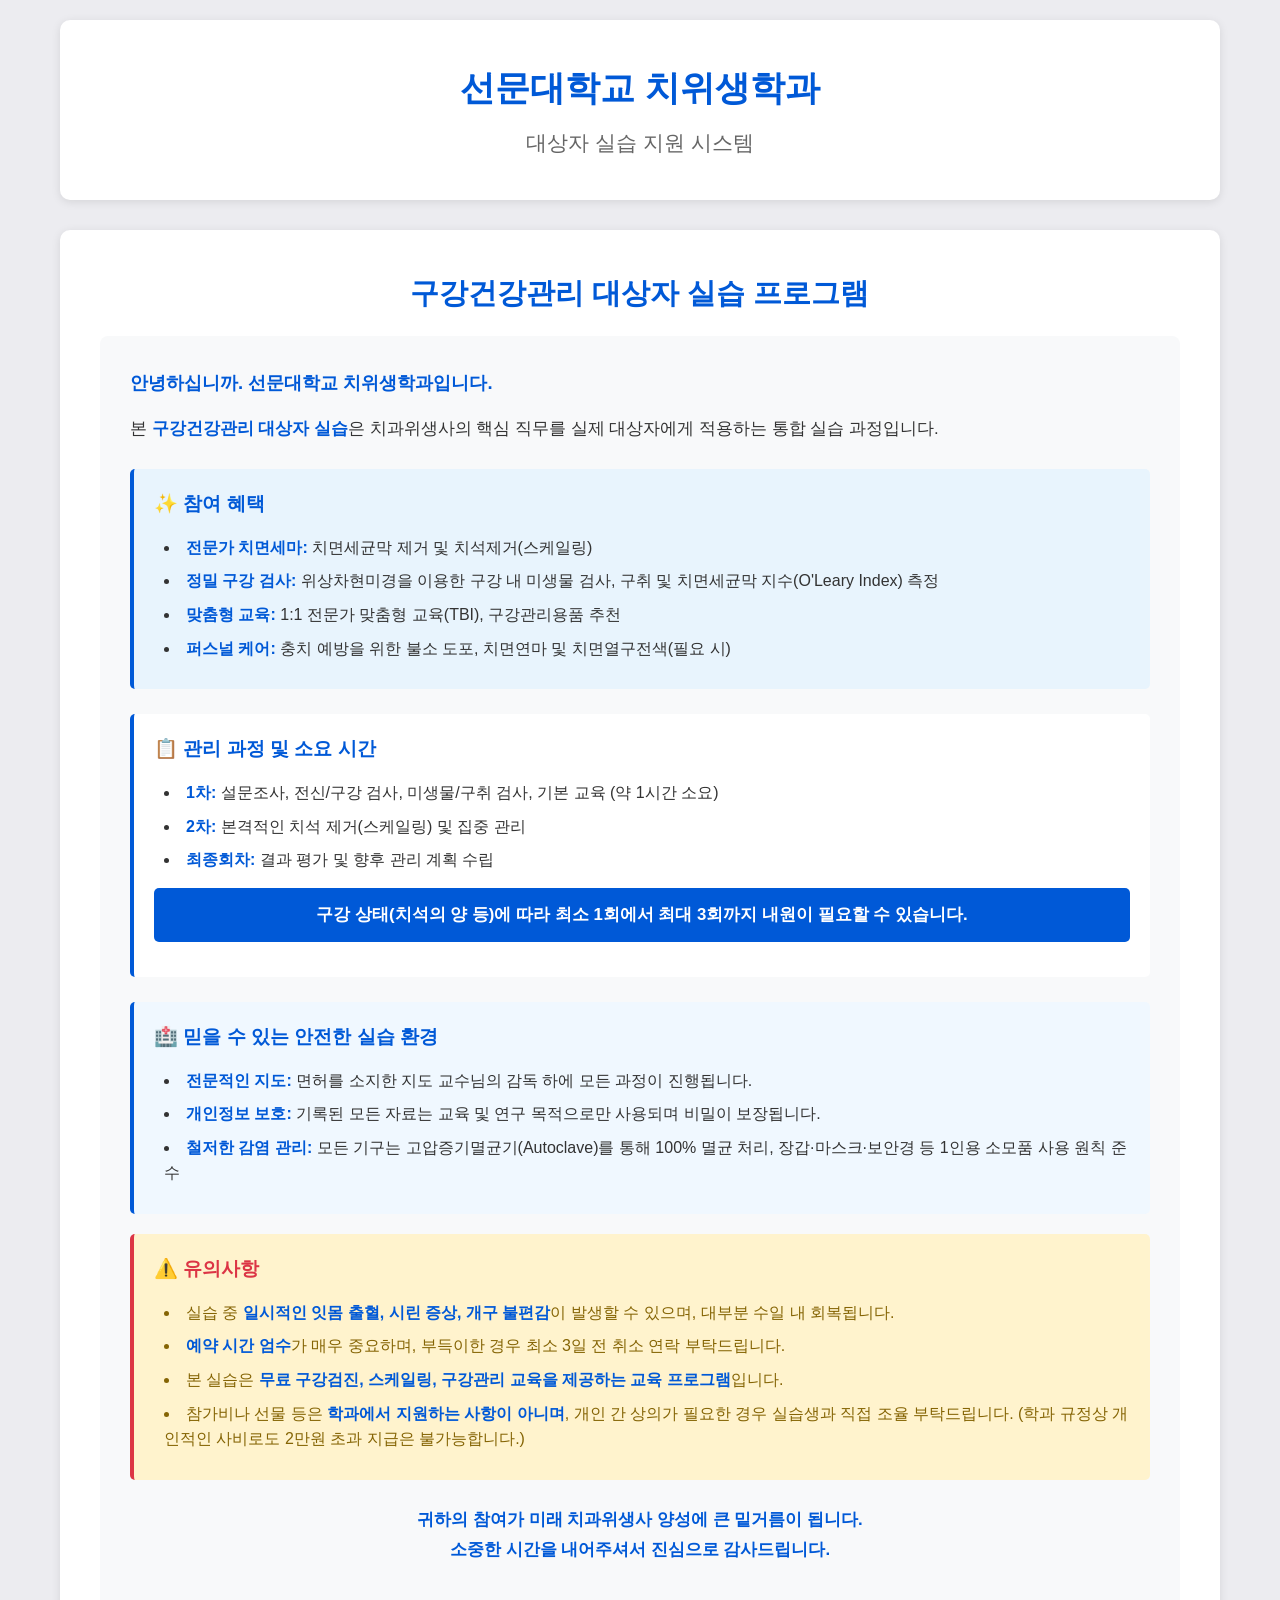
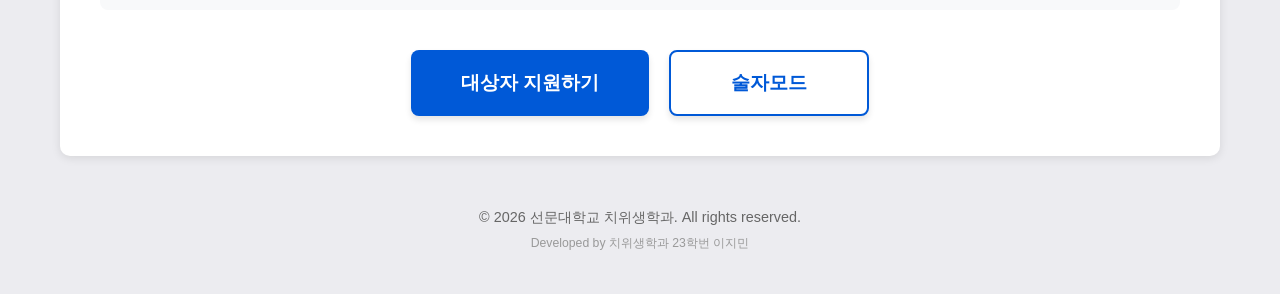
<file: index.html>
<!DOCTYPE html>
<html lang="ko">
<head>
    <meta charset="UTF-8">
    <meta name="viewport" content="width=device-width, initial-scale=1.0">
    <title>선문대학교 치위생학과 - 대상자 실습 지원</title>
    <link rel="stylesheet" href="css/style.css">
</head>
<body>
    <div class="container">
        <header class="main-header">
            <h1>선문대학교 치위생학과</h1>
            <h2>대상자 실습 지원 시스템</h2>
        </header>

        <main class="main-content">
            <section class="intro-section">
                <h3>구강건강관리 대상자 실습 프로그램</h3>
                <div class="info-box">
                    <p><strong style="font-size: 1.1em;">안녕하십니까. 선문대학교 치위생학과입니다.</strong></p>
                    <p>본 <strong style="color: var(--primary-color);">구강건강관리 대상자 실습</strong>은 치과위생사의 핵심 직무를 실제 대상자에게 적용하는 통합 실습 과정입니다.</p>
                    
                    <div class="notice-box" style="margin: 25px 0; background-color: #E8F4FD;">
                        <h4 style="font-size: 1.2em;">✨ 참여 혜택</h4>
                        <ul style="line-height: 1.9;">
                            <li><strong>전문가 치면세마:</strong> 치면세균막 제거 및 치석제거(스케일링)</li>
                            <li><strong>정밀 구강 검사:</strong> 위상차현미경을 이용한 구강 내 미생물 검사, 구취 및 치면세균막 지수(O'Leary Index) 측정</li>
                            <li><strong>맞춤형 교육:</strong> 1:1 전문가 맞춤형 교육(TBI), 구강관리용품 추천</li>
                            <li><strong>퍼스널 케어:</strong> 충치 예방을 위한 불소 도포, 치면연마 및 치면열구전색(필요 시)</li>
                        </ul>
                    </div>
                    
                    <div class="notice-box" style="margin: 25px 0;">
                        <h4 style="font-size: 1.2em;">📋 관리 과정 및 소요 시간</h4>
                        <ul style="line-height: 1.9;">
                            <li><strong>1차:</strong> 설문조사, 전신/구강 검사, 미생물/구취 검사, 기본 교육 (약 1시간 소요)</li>
                            <li><strong>2차:</strong> 본격적인 치석 제거(스케일링) 및 집중 관리</li>
                            <li><strong>최종회차:</strong> 결과 평가 및 향후 관리 계획 수립</li>
                        </ul>
                        <p style="margin-top: 15px; padding: 12px; background-color: var(--primary-color); color: white; border-radius: 5px; text-align: center; font-weight: 600;">
                            구강 상태(치석의 양 등)에 따라 최소 1회에서 최대 3회까지 내원이 필요할 수 있습니다.
                        </p>
                    </div>
                    
                    <div class="notice-box" style="background-color: #F0F8FF;">
                        <h4 style="font-size: 1.2em;">🏥 믿을 수 있는 안전한 실습 환경</h4>
                        <ul style="line-height: 1.9;">
                            <li><strong>전문적인 지도:</strong> 면허를 소지한 지도 교수님의 감독 하에 모든 과정이 진행됩니다.</li>
                            <li><strong>개인정보 보호:</strong> 기록된 모든 자료는 교육 및 연구 목적으로만 사용되며 비밀이 보장됩니다.</li>
                            <li><strong>철저한 감염 관리:</strong> 모든 기구는 고압증기멸균기(Autoclave)를 통해 100% 멸균 처리, 장갑·마스크·보안경 등 1인용 소모품 사용 원칙 준수</li>
                        </ul>
                    </div>
                    
                    <div class="warning-box">
                        <h4>⚠️ 유의사항</h4>
                        <ul>
                            <li>실습 중 <strong>일시적인 잇몸 출혈, 시린 증상, 개구 불편감</strong>이 발생할 수 있으며, 대부분 수일 내 회복됩니다.</li>
                            <li><strong>예약 시간 엄수</strong>가 매우 중요하며, 부득이한 경우 최소 3일 전 취소 연락 부탁드립니다.</li>
                            <li>본 실습은 <strong>무료 구강검진, 스케일링, 구강관리 교육을 제공하는 교육 프로그램</strong>입니다.</li>
                            <li>참가비나 선물 등은 <strong>학과에서 지원하는 사항이 아니며</strong>, 개인 간 상의가 필요한 경우 실습생과 직접 조율 부탁드립니다. (학과 규정상 개인적인 사비로도 2만원 초과 지급은 불가능합니다.)</li>
                        </ul>
                    </div>

                    <p style="text-align: center; margin-top: 25px; font-size: 1.05em; font-weight: 600; color: var(--primary-color);">
                        귀하의 참여가 미래 치과위생사 양성에 큰 밑거름이 됩니다.<br>
                        소중한 시간을 내어주셔서 진심으로 감사드립니다.
                    </p>
                </div>
            </section>

            <div class="button-group">
                <button class="btn btn-primary" onclick="navigateToConsent()">
                    대상자 지원하기
                </button>
                <button class="btn btn-secondary" onclick="navigateToOperatorMode()">
                    술자모드
                </button>
            </div>
        </main>

        <footer class="main-footer">
            <p>&copy; 2026 선문대학교 치위생학과. All rights reserved.</p>
            <p style="font-size: 0.85em; color: #999; margin-top: 5px;">Developed by 치위생학과 23학번 이지민</p>
        </footer>
    </div>

    <script src="js/main.js"></script>
    <script>
        function navigateToConsent() {
            window.location.href = 'consent.html';
        }
        function navigateToOperatorMode() {
            window.location.href = 'operator.html';
        }
    </script>
</body>
</html>
</file>
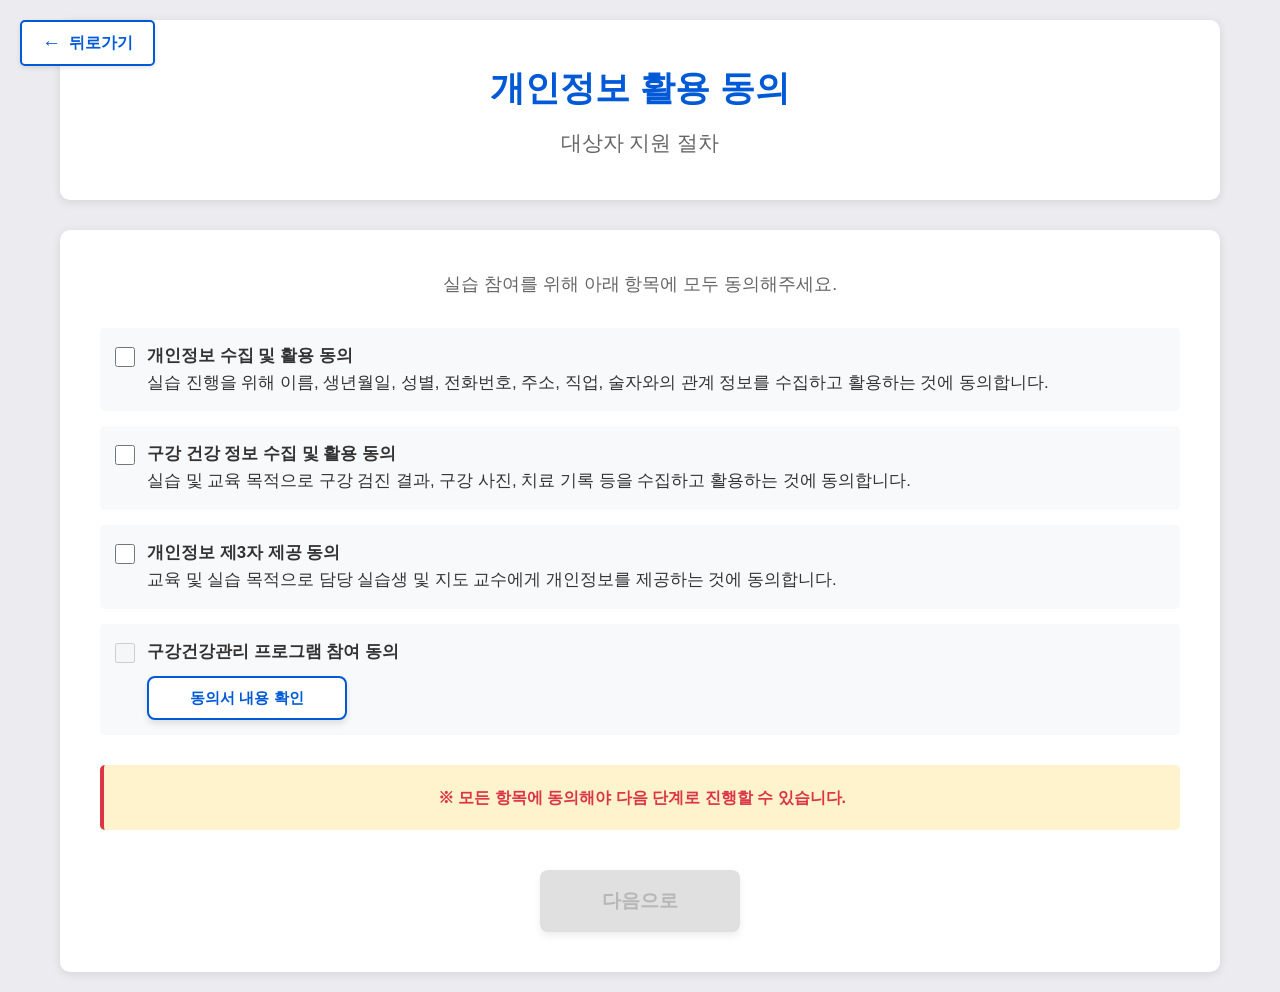
<file: consent.html>
<!DOCTYPE html>
<html lang="ko">
<head>
    <meta charset="UTF-8">
    <meta name="viewport" content="width=device-width, initial-scale=1.0">
    <title>개인정보 동의 - 선문대학교 치위생학과</title>
    <link rel="stylesheet" href="css/style.css">
</head>
<body>
    <button class="back-button" onclick="goBack()">뒤로가기</button>

    <div class="container">
        <header class="main-header">
            <h1>개인정보 활용 동의</h1>
            <h2>대상자 지원 절차</h2>
        </header>

        <main class="main-content">
            <p style="text-align: center; margin-bottom: 30px; font-size: 1.1em; color: var(--text-light);">
                실습 참여를 위해 아래 항목에 모두 동의해주세요.
            </p>

            <div class="checkbox-group">
                <!-- 개인정보 수집 동의 (통합) -->
                <div class="checkbox-item">
                    <input type="checkbox" id="consentPersonalInfo" onchange="checkAllConsents()">
                    <label for="consentPersonalInfo">
                        <strong>개인정보 수집 및 활용 동의</strong><br>
                        실습 진행을 위해 이름, 생년월일, 성별, 전화번호, 주소, 직업, 술자와의 관계 정보를 수집하고 활용하는 것에 동의합니다.
                    </label>
                </div>

                <!-- 구강 건강 정보 수집 동의 -->
                <div class="checkbox-item">
                    <input type="checkbox" id="consentHealthInfo" onchange="checkAllConsents()">
                    <label for="consentHealthInfo">
                        <strong>구강 건강 정보 수집 및 활용 동의</strong><br>
                        실습 및 교육 목적으로 구강 검진 결과, 구강 사진, 치료 기록 등을 수집하고 활용하는 것에 동의합니다.
                    </label>
                </div>

                <!-- 개인정보 제3자 제공 동의 -->
                <div class="checkbox-item">
                    <input type="checkbox" id="consentThirdParty" onchange="checkAllConsents()">
                    <label for="consentThirdParty">
                        <strong>개인정보 제3자 제공 동의</strong><br>
                        교육 및 실습 목적으로 담당 실습생 및 지도 교수에게 개인정보를 제공하는 것에 동의합니다.
                    </label>
                </div>

                <!-- 구강관리 프로그램 동의서 -->
                <div class="checkbox-item">
                    <input type="checkbox" id="consentProgram" onchange="checkAllConsents()" disabled>
                    <label for="consentProgram">
                        <strong>구강건강관리 프로그램 참여 동의</strong><br>
                        <button class="btn btn-secondary" style="margin-top: 10px; padding: 10px 20px; font-size: 0.9em;" onclick="showConsentDocument()">동의서 내용 확인</button>
                    </label>
                </div>
            </div>

            <div class="warning-box" style="margin: 30px 0;">
                <p style="text-align: center; margin: 0;">
                    <strong class="attention" style="color: var(--danger);">※ 모든 항목에 동의해야 다음 단계로 진행할 수 있습니다.</strong>
                </p>
            </div>

            <div class="button-group">
                <button class="btn btn-primary" id="nextButton" onclick="proceedToInfo()" disabled>
                    다음으로
                </button>
            </div>
        </main>
    </div>

    <!-- 동의서 내용 모달 -->
    <div id="consentModal" class="modal">
        <div class="modal-content" style="max-width: 700px;">
            <div class="consent-content">
                <h4>구강건강관리 프로그램 참여에 대한 동의서</h4>
                <p style="text-align: center; font-size: 0.9em; color: var(--text-light);">
                    (INFORMED CONSENT FOR ORAL HYGIENE CARE)
                </p>

                <p>안녕하십니까. 선문대학교 치위생학과입니다.</p>
                
                <p>본 과에서 시행되는 구강건강관리 과정에 참여해주셔서 감사드립니다.</p>
                
                <p>저희 선문대학교 치위생학과에서는 치위생 글로벌 리더들을 위한 근거중심의 치위생 교육을 기반으로 학생들에게 전문가로써 갖추어야 할 치위생 지식, 태도 그리고 수행 등을 교육하여 최고의 치위생 전문가를 양성하고자 다양한 프로그램을 시행하고 있습니다. 본 구강건강관리 과정은 치과위생사의 직무와 관련된 여러 지식과 술기를 통합적으로 습득하고 적용하여, 임상가로서 필요한 다양한 문제해결능력을 키우는 교육과정입니다.</p>
                
                <p>귀하의 구강건강관리를 시행하는 본 학생은 시행될 모든 내용에 대한 이론 교육 및 실습과정을 마쳤으며, 각 과정은 국가 면허증을 소유한 전문 치과위생사 및 교수들의 감독 하에 진행될 것임을 알려듭니다. 단, 경우에 따라 개구장애 및 시린증상과 같이 일시적인 증상이 발생될 수 있고, 치아색상과 흡사한 치경부 수복재가 오래되어 부식된 경우, 탈락될 가능성이 있음은 미리 고지 드립니다. 또한, 본 과정 중 기록된 자료는 교육 및 연구의 목적으로 사용 될 수 있으며, 이외의 목적으로는 절대 사용되지 않음을 공지드립니다.</p>
                
                <p>귀하의 참여가 능력 있는 전문 치과위생사 양성에 큰 밑거름이 될 것입니다.</p>
                
                <p>저희 선문대학교 치위생학과의 구강건강관리 과정에 참여해 주셔서 감사합니다.</p>
                
                <p class="signature">선문대학교 치위생학과 일동</p>

                <div class="notice-box" style="margin-top: 30px;">
                    <p style="text-align: center; font-weight: 600;">
                        "본인은 귀 선문대학교 치위생학과에서 이루어지는 전문 치과위생사 양성 프로그램인 구강건강관리 과정에 참여 및 협력할 것을 동의합니다."
                    </p>
                </div>

                <div class="warning-box" style="margin-top: 20px;">
                    <p style="text-align: center; margin: 0;">
                        <strong style="color: var(--danger);">※ 해당 동의서는 내원 시 실물 서류 작성이 필요합니다.</strong>
                    </p>
                </div>
            </div>

            <div class="modal-buttons">
                <button class="btn btn-primary" onclick="agreeToConsent()">동의합니다</button>
                <button class="btn btn-secondary" onclick="closeConsentModal()">닫기</button>
            </div>
        </div>
    </div>

    <script src="js/main.js"></script>
    <script src="js/consent.js"></script>
</body>
</html>
</file>
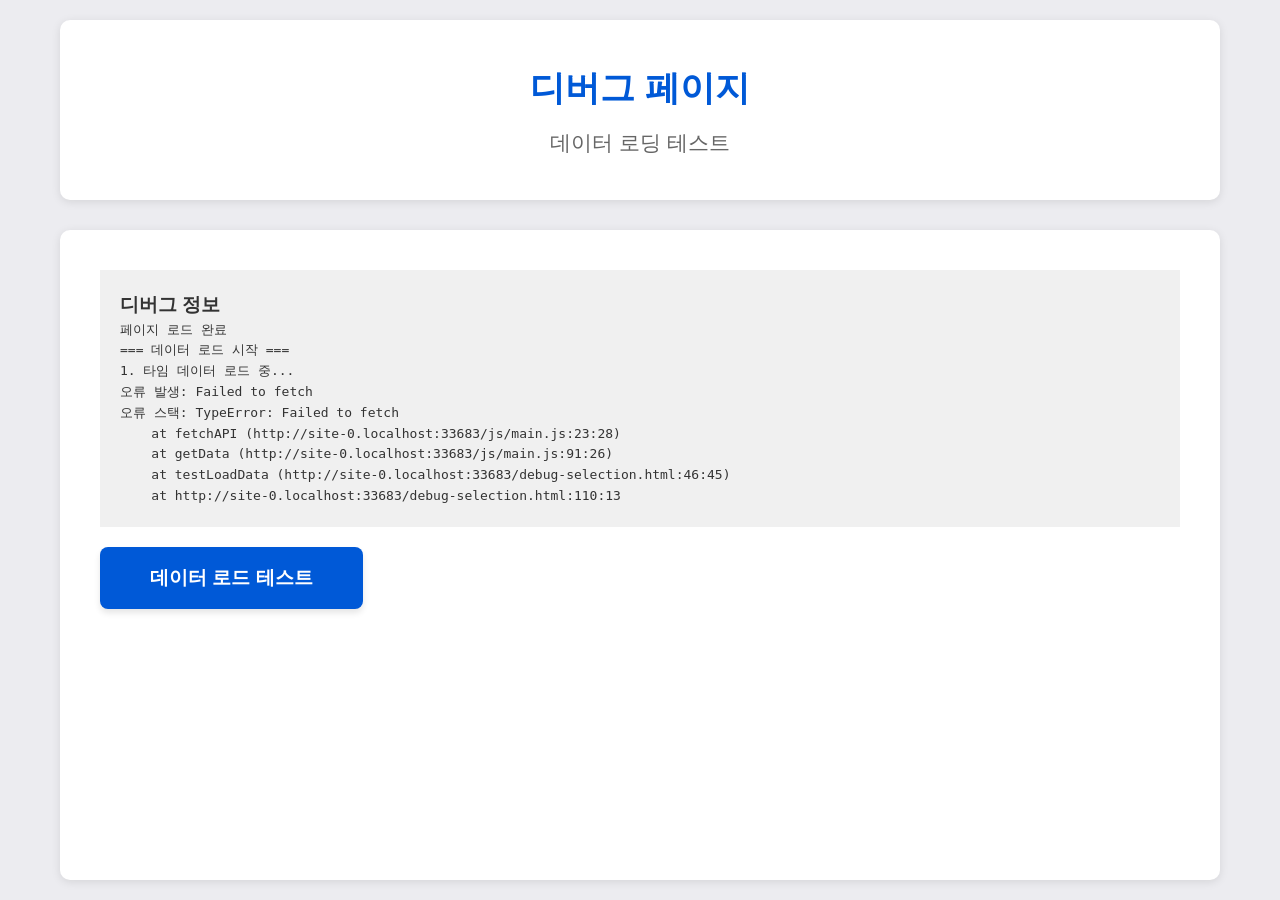
<file: debug-selection.html>
<!DOCTYPE html>
<html lang="ko">
<head>
    <meta charset="UTF-8">
    <meta name="viewport" content="width=device-width, initial-scale=1.0">
    <title>디버그 - 술자 선택</title>
    <link rel="stylesheet" href="css/style.css">
</head>
<body>
    <div class="container">
        <header class="main-header">
            <h1>디버그 페이지</h1>
            <h2>데이터 로딩 테스트</h2>
        </header>

        <main class="main-content">
            <div id="debugInfo" style="background: #f0f0f0; padding: 20px; margin-bottom: 20px;">
                <h3>디버그 정보</h3>
                <pre id="debugOutput" style="white-space: pre-wrap;"></pre>
            </div>

            <button class="btn btn-primary" onclick="testLoadData()">데이터 로드 테스트</button>

            <div id="timesContainer" style="margin-top: 30px;"></div>
        </main>
    </div>

    <script src="js/main.js"></script>
    <script>
        // 테스트용 참가자 정보 설정
        sessionStorage.setItem('participantName', '테스트');
        sessionStorage.setItem('participantPhone', '010-0000-0000');

        function log(message) {
            const output = document.getElementById('debugOutput');
            output.textContent += message + '\n';
            console.log(message);
        }

        async function testLoadData() {
            log('=== 데이터 로드 시작 ===');
            
            try {
                // 타임 데이터 로드
                log('1. 타임 데이터 로드 중...');
                const timesResponse = await getData('times', { limit: 100 });
                log('타임 응답: ' + JSON.stringify(timesResponse, null, 2));
                const times = (timesResponse && timesResponse.data) ? timesResponse.data : [];
                log('타임 개수: ' + times.length);
                
                // 술자 데이터 로드
                log('2. 술자 데이터 로드 중...');
                const operatorsResponse = await getData('operators', { limit: 1000 });
                log('술자 응답: ' + JSON.stringify(operatorsResponse, null, 2));
                const operators = (operatorsResponse && operatorsResponse.data) ? operatorsResponse.data : [];
                log('술자 개수: ' + operators.length);
                
                // 예약 데이터 로드
                log('3. 예약 데이터 로드 중...');
                const reservationsResponse = await getData('reservations', { limit: 10000 });
                log('예약 응답: ' + JSON.stringify(reservationsResponse, null, 2));
                const reservations = (reservationsResponse && reservationsResponse.data) ? reservationsResponse.data : [];
                log('예약 개수: ' + reservations.length);
                
                // 데이터 표시
                displayData(times, operators);
                
            } catch (error) {
                log('오류 발생: ' + error.message);
                log('오류 스택: ' + error.stack);
            }
        }

        function displayData(times, operators) {
            const container = document.getElementById('timesContainer');
            container.innerHTML = '<h3>타임 및 술자 목록</h3>';
            
            if (times.length === 0) {
                container.innerHTML += '<p style="color: red;">타임이 없습니다!</p>';
                return;
            }
            
            times.forEach(time => {
                const timeOps = operators.filter(op => op.time_id === time.id);
                
                let html = `
                    <div style="border: 2px solid #0059D7; padding: 20px; margin: 10px 0; border-radius: 8px;">
                        <h4>${time.name} (${time.day_of_week}요일 ${time.time_range})</h4>
                        <p>술자 수: ${timeOps.length}</p>
                `;
                
                if (timeOps.length > 0) {
                    html += '<ul>';
                    timeOps.forEach(op => {
                        html += `<li>${op.name} (${op.student_id})</li>`;
                    });
                    html += '</ul>';
                } else {
                    html += '<p style="color: red;">이 타임에 술자가 없습니다!</p>';
                }
                
                html += '</div>';
                container.innerHTML += html;
            });
        }

        // 페이지 로드 시 자동 실행
        window.addEventListener('DOMContentLoaded', function() {
            log('페이지 로드 완료');
            testLoadData();
        });
    </script>
</body>
</html>
</file>
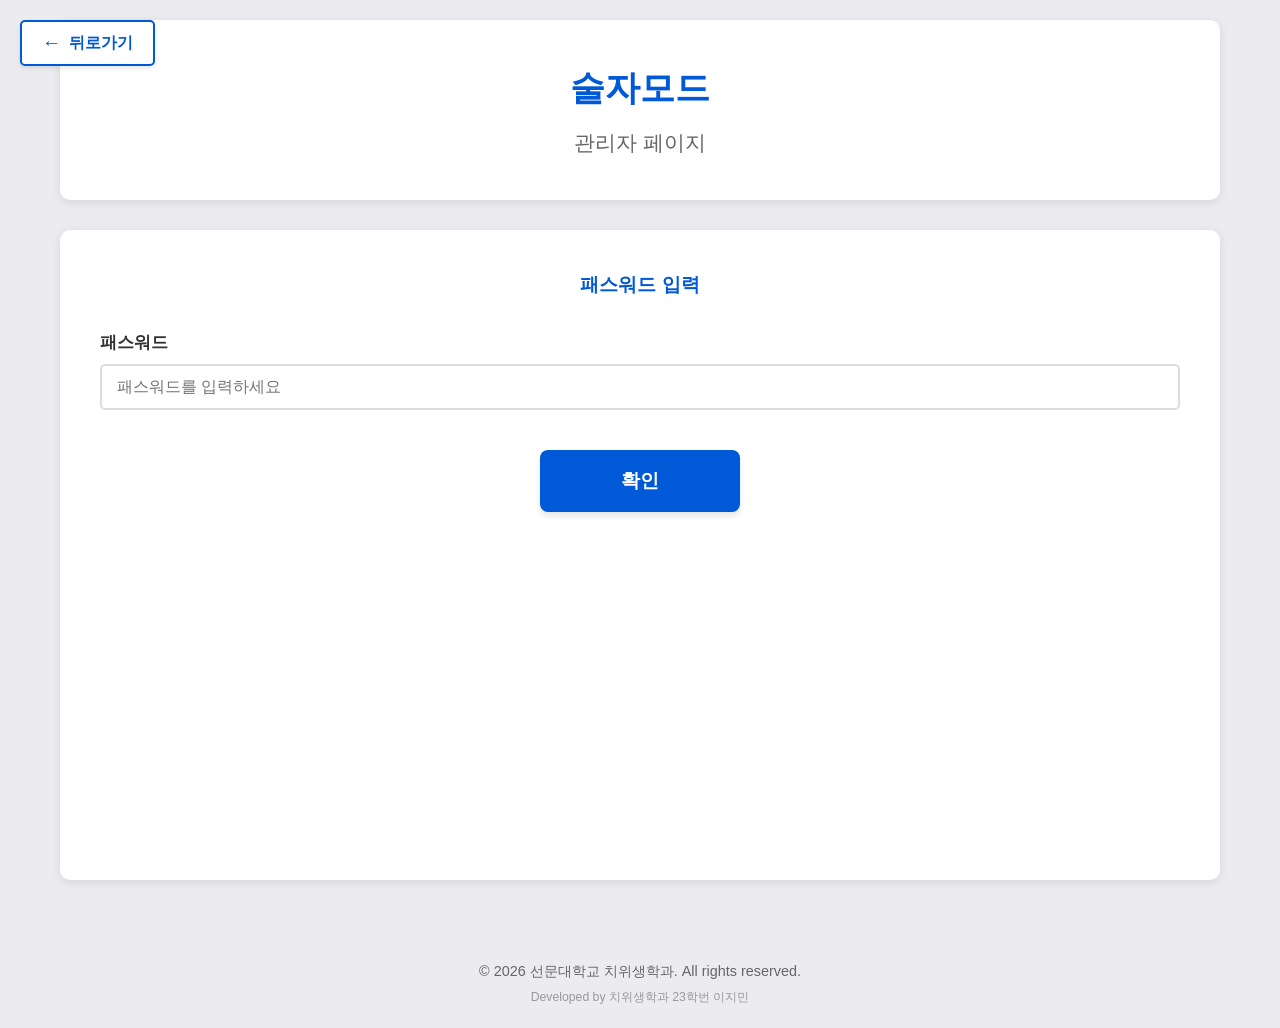
<file: operator.html>
<!DOCTYPE html>
<html lang="ko">
<head>
    <meta charset="UTF-8">
    <meta name="viewport" content="width=device-width, initial-scale=1.0">
    <title>술자모드 - 선문대학교 치위생학과</title>
    <link rel="stylesheet" href="css/style.css">
</head>
<body>
    <button class="back-button" onclick="goBack()">뒤로가기</button>

    <div class="container">
        <header class="main-header">
            <h1>술자모드</h1>
            <h2>관리자 페이지</h2>
        </header>

        <main class="main-content">
            <!-- 패스워드 인증 섹션 (관리자 0814) -->
            <div id="authSection">
                <h3 style="color: var(--primary-color); text-align: center; margin-bottom: 30px;">패스워드 입력</h3>
                <div class="form-group">
                    <label for="password">패스워드</label>
                    <input type="password" id="password" placeholder="패스워드를 입력하세요">
                </div>
                <div class="button-group">
                    <button class="btn btn-primary" onclick="authenticate()">확인</button>
                </div>
            </div>

            <!-- 관리 섹션 (인증 후 표시) -->
            <div id="manageSection" style="display: none;">
                <!-- 활성 학기 배지 -->
                <div style="text-align:center; margin-bottom:15px;">
                    <span id="activeSemesterBadge" style="font-size:0.95em; font-weight:600; color:var(--text-light);">학기 로딩 중...</span>
                </div>

                <div class="button-group" style="margin-bottom: 40px;">
                    <button class="btn btn-primary" onclick="showSemestersManagement()">학기 관리</button>
                    <button class="btn btn-secondary" onclick="showOperatorsManagement()">술자 리스트 수정</button>
                    <button class="btn btn-secondary" onclick="showReservationsManagement()">예약 관리</button>
                    <button class="btn btn-secondary" onclick="navigateToReservationCheck()">예약 정보 확인</button>
                </div>

                <!-- ── 학기 관리 ── -->
                <div id="semestersManagement" style="display: none;">

                    <!-- 학기 관리 비밀번호 잠금 화면 -->
                    <div id="semesterAuthSection">
                        <h3 style="color: var(--primary-color); margin-bottom: 10px;">학기 관리</h3>

                        <!-- 비밀번호 입력 전 학기 현황 미리보기 -->
                        <div id="semesterPreviewList" style="margin-bottom:22px;"></div>

                        <p style="color: var(--text-light); font-size:0.9em; margin-bottom:14px;">
                            학기 활성화·비활성화, 타임 추가·수정·삭제는 별도 비밀번호가 필요합니다.
                        </p>
                        <div class="form-group">
                            <label for="semesterPassword">학기 관리 비밀번호</label>
                            <input type="password" id="semesterPassword" placeholder="비밀번호를 입력하세요"
                                   onkeypress="if(event.key==='Enter') authenticateSemester()">
                        </div>
                        <div class="button-group">
                            <button class="btn btn-primary" onclick="authenticateSemester()">확인</button>
                        </div>
                        <div id="semesterAuthError" style="color:var(--danger); margin-top:10px; display:none;"></div>
                    </div>

                    <!-- 학기 관리 본문 (비밀번호 인증 후) -->
                    <div id="semesterManageBody" style="display:none;">
                        <div style="display:flex; align-items:center; justify-content:space-between; margin-bottom:20px; flex-wrap:wrap; gap:10px;">
                            <h3 style="color: var(--primary-color); margin:0;">학기 관리</h3>
                            <div style="display:flex; gap:8px; align-items:center;">
                                <button class="btn btn-primary" onclick="showAddSemesterModal()">학기 추가</button>
                                <button class="btn btn-secondary" style="font-size:0.85em;" onclick="lockSemesterManage()">🔒 잠금</button>
                            </div>
                        </div>
                        <p style="color:var(--text-light); font-size:0.88em; margin-bottom:20px;">
                            학기를 활성화하면 해당 학기의 타임/술자만 예약 페이지에 표시됩니다.
                        </p>

                        <div id="semestersList"></div>
                    </div>
                </div>

                <!-- 술자 리스트 수정 -->
                <div id="operatorsManagement" style="display: none;">
                    <h3 id="operatorsManagementHeader" style="color: var(--primary-color); margin-bottom: 20px;">술자 리스트 수정</h3>
                    <div class="form-group">
                        <button class="btn btn-primary" onclick="showAddOperatorModal()">술자 추가</button>
                    </div>
                    <div id="operatorsList"></div>
                </div>

                <!-- 예약 관리 -->
                <div id="reservationsManagement" style="display: none;">
                    <h3 style="color: var(--primary-color); margin-bottom: 20px;">예약 관리</h3>
                    <div class="warning-box" style="margin-bottom: 20px;">
                        <h4>⚠️ 주의</h4>
                        <p style="margin: 0;">전체 예약 목록을 삭제하면 <strong style="color: var(--danger);">모든 예약이 영구적으로 삭제</strong>됩니다. 이 작업은 되돌릴 수 없습니다.</p>
                    </div>
                    <div class="form-group">
                        <button class="btn btn-danger" onclick="deleteAllReservations()">전체 예약 목록 삭제</button>
                        <span style="margin-left: 15px; color: var(--text-light);">현재 예약: <span id="currentReservationCount">0</span>개</span>
                    </div>
                    <div id="reservationsSummary"></div>
                </div>
            </div>
        </main>
    </div>

    <!-- 학기 추가 모달 -->
    <div id="semesterModal" class="modal">
        <div class="modal-content">
            <h3>학기 추가</h3>
            <div class="form-group">
                <label for="semesterName">학기 이름</label>
                <input type="text" id="semesterName" placeholder="예: 2025-2학기">
            </div>
            <div class="modal-buttons">
                <button class="btn btn-primary" onclick="saveSemester()">저장</button>
                <button class="btn btn-secondary" onclick="closeSemesterModal()">취소</button>
            </div>
        </div>
    </div>

    <!-- 타임 추가/수정 모달 -->
    <div id="timeModal" class="modal">
        <div class="modal-content">
            <h3 id="timeModalTitle">타임 추가</h3>
            <div class="form-group">
                <label for="timeName">타임 이름</label>
                <input type="text" id="timeName" placeholder="예: 1T">
            </div>
            <div class="form-group">
                <label for="dayOfWeek">요일 <span style="color:#e53e3e;">*</span></label>
                <select id="dayOfWeek" required>
                    <option value="월">월요일</option>
                    <option value="화">화요일</option>
                    <option value="수">수요일</option>
                    <option value="목">목요일</option>
                    <option value="금">금요일</option>
                </select>
            </div>
            <div class="form-group">
                <label for="timeRange">시간 범위 <span style="color:#e53e3e;">*</span></label>
                <input type="text" id="timeRange" placeholder="예: 09:00-12:00" required>
            </div>
            <div class="form-group">
                <label>주차 정보</label>
                <button class="btn btn-secondary" onclick="showDatePicker()">주차 정보 수정</button>
                <div id="selectedDatesDisplay" style="margin-top: 10px; font-size: 0.9em; color: var(--text-light);"></div>
            </div>
            <div class="modal-buttons">
                <button class="btn btn-primary" onclick="saveTime()">저장</button>
                <button class="btn btn-secondary" onclick="closeTimeModal()">취소</button>
            </div>
        </div>
    </div>

    <!-- 날짜 선택 모달 -->
    <div id="datePickerModal" class="modal">
        <div class="modal-content" style="max-width: 800px;">
            <h3>주차 정보 수정 (13개 날짜 선택)</h3>
            <p style="text-align: center; margin-bottom: 20px;">
                선택된 날짜: <strong id="selectedDateCount">0</strong>/13
            </p>
            <div id="calendarContainer"></div>
            <div class="modal-buttons">
                <button class="btn btn-primary" onclick="confirmDates()">확인</button>
                <button class="btn btn-secondary" onclick="closeDatePicker()">취소</button>
            </div>
        </div>
    </div>

    <!-- 술자 추가/수정 모달 -->
    <div id="operatorModal" class="modal">
        <div class="modal-content">
            <h3 id="operatorModalTitle">술자 추가</h3>

            <!-- 학기 선택 (추가 시에만 표시) -->
            <div class="form-group" id="operatorSemesterGroup">
                <label for="operatorSemesterId">학기 선택</label>
                <select id="operatorSemesterId" onchange="onOperatorSemesterChange()">
                    <option value="">학기를 선택하세요</option>
                </select>
            </div>

            <!-- 타임 선택 -->
            <div class="form-group">
                <label for="operatorTimeId">소속 타임</label>
                <select id="operatorTimeId">
                    <option value="">학기를 먼저 선택하세요</option>
                </select>
            </div>

            <div class="form-group">
                <label for="operatorName">이름</label>
                <input type="text" id="operatorName" placeholder="이름을 입력하세요">
            </div>
            <div class="form-group">
                <label for="operatorStudentId">학번</label>
                <input type="text" id="operatorStudentId" placeholder="학번을 입력하세요">
            </div>
            <div class="form-group">
                <label for="operatorPhone">전화번호</label>
                <input type="tel" id="operatorPhone" placeholder="010-0000-0000">
            </div>
            <div class="modal-buttons">
                <button class="btn btn-primary" onclick="saveOperator()">저장</button>
                <button class="btn btn-secondary" onclick="closeOperatorModal()">취소</button>
            </div>
        </div>
    </div>

    <footer class="main-footer" style="margin-top: 40px;">
        <p>&copy; 2026 선문대학교 치위생학과. All rights reserved.</p>
        <p style="font-size: 0.85em; color: #999; margin-top: 5px;">Developed by 치위생학과 23학번 이지민</p>
    </footer>

    <script src="js/main.js"></script>
    <script src="js/operator.js"></script>
</body>
</html>
</file>
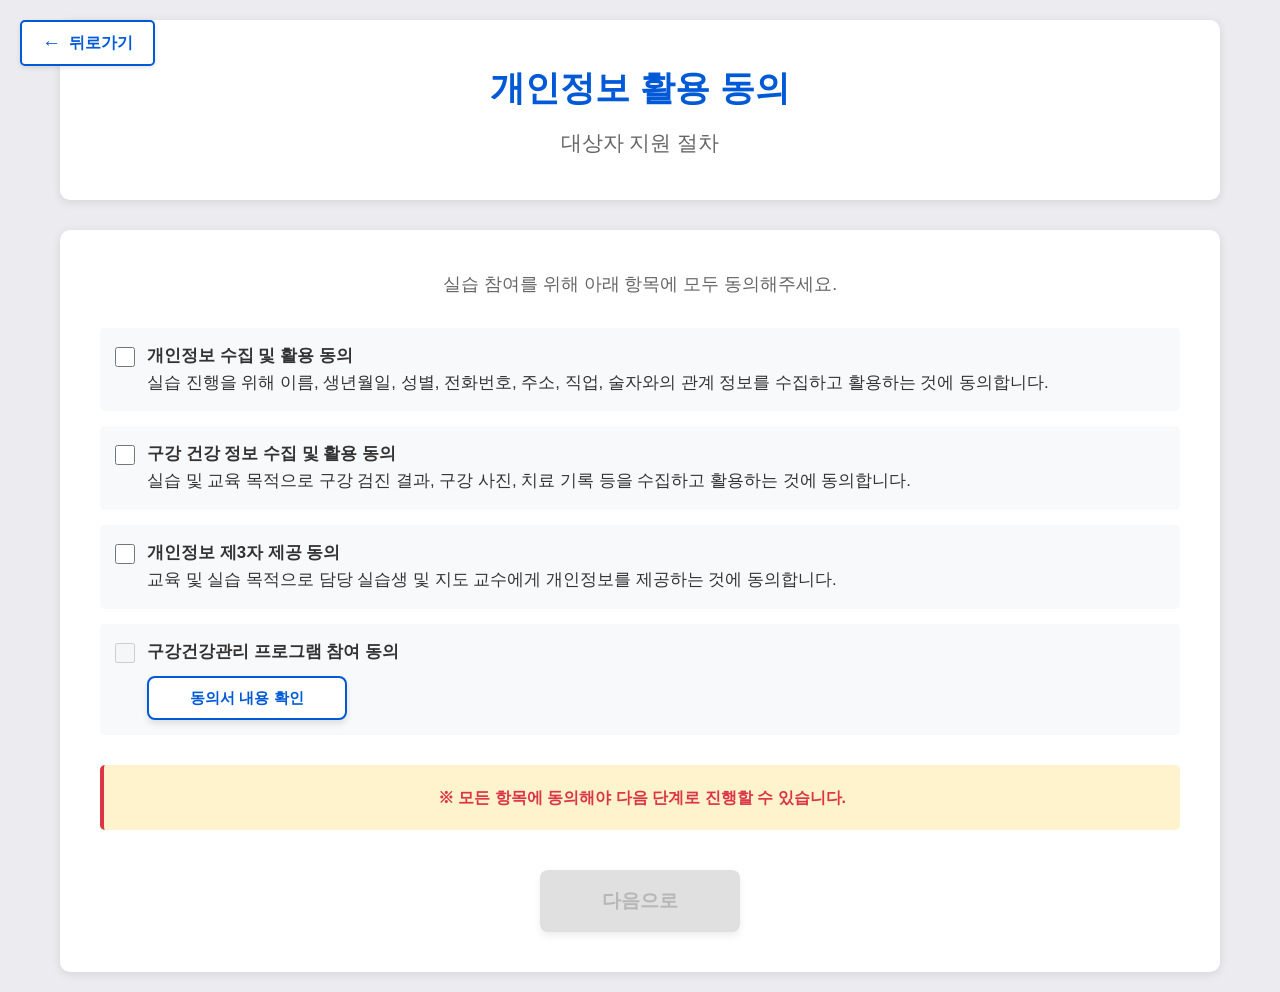
<file: participant.html>
<!DOCTYPE html>
<html lang="ko">
<head>
    <meta charset="UTF-8">
    <meta name="viewport" content="width=device-width, initial-scale=1.0">
    <title>개인정보 입력 - 선문대학교 치위생학과</title>
    <link rel="stylesheet" href="css/style.css">
</head>
<body>
    <button class="back-button" onclick="goBack()">뒤로가기</button>

    <div class="container">
        <header class="main-header">
            <h1>개인정보 입력</h1>
            <h2>대상자 정보</h2>
        </header>

        <main class="main-content">
            <p style="text-align: center; margin-bottom: 30px; font-size: 1.1em; color: var(--text-light);">
                실습 진행을 위한 정보를 입력해주세요.
            </p>

            <form id="participantForm">
                <div class="form-group">
                    <label for="participantName">이름 <span style="color: var(--danger);">*</span></label>
                    <input type="text" id="participantName" placeholder="이름을 입력하세요" required>
                </div>

                <div class="form-group">
                    <label for="participantBirthdate">생년월일 <span style="color: var(--danger);">*</span></label>
                    <input type="date" id="participantBirthdate" required>
                </div>

                <div class="form-group">
                    <label for="participantGender">성별 <span style="color: var(--danger);">*</span></label>
                    <select id="participantGender" required>
                        <option value="">선택해주세요</option>
                        <option value="남성">남성</option>
                        <option value="여성">여성</option>
                    </select>
                </div>

                <div class="form-group">
                    <label for="participantPhone">전화번호 <span style="color: var(--danger);">*</span></label>
                    <input type="tel" id="participantPhone" placeholder="010-0000-0000" required>
                </div>

                <div class="form-group">
                    <label for="participantAddress">주소 <span style="color: var(--danger);">*</span></label>
                    <input type="text" id="participantAddress" placeholder="주소를 입력하세요" required>
                </div>

                <div class="form-group">
                    <label for="participantOccupation">직업 <span style="color: var(--danger);">*</span></label>
                    <input type="text" id="participantOccupation" placeholder="직업을 입력하세요" required>
                </div>

                <div class="form-group">
                    <label for="relationshipType">술자와의 관계 <span style="color: var(--danger);">*</span></label>
                    <select id="relationshipType" onchange="handleRelationshipChange()" required>
                        <option value="">선택해주세요</option>
                        <option value="가족">가족</option>
                        <option value="치위생학과 선후배">치위생학과 선후배</option>
                        <option value="친구">친구</option>
                        <option value="동아리">동아리</option>
                        <option value="물리치료학과">물리치료학과</option>
                        <option value="직접입력">직접입력</option>
                    </select>
                </div>

                <div class="form-group" id="customRelationshipGroup" style="display: none;">
                    <label for="customRelationship">관계 직접입력 <span style="color: var(--danger);">*</span></label>
                    <input type="text" id="customRelationship" placeholder="관계를 입력하세요">
                </div>

                <div class="notice-box" style="margin: 30px 0;">
                    <h4>유의사항</h4>
                    <ul>
                        <li>입력하신 전화번호로 실습생이 개별 연락드립니다.</li>
                        <li>정확한 정보를 입력해주시기 바랍니다.</li>
                        <li>입력된 정보는 실습 목적으로만 사용됩니다.</li>
                    </ul>
                </div>

                <div class="button-group">
                    <button type="button" class="btn btn-primary" onclick="submitParticipantInfo()">
                        다음으로
                    </button>
                </div>
            </form>
        </main>
    </div>

    <script src="js/main.js"></script>
    <script src="js/participant.js"></script>
</body>
</html>
</file>
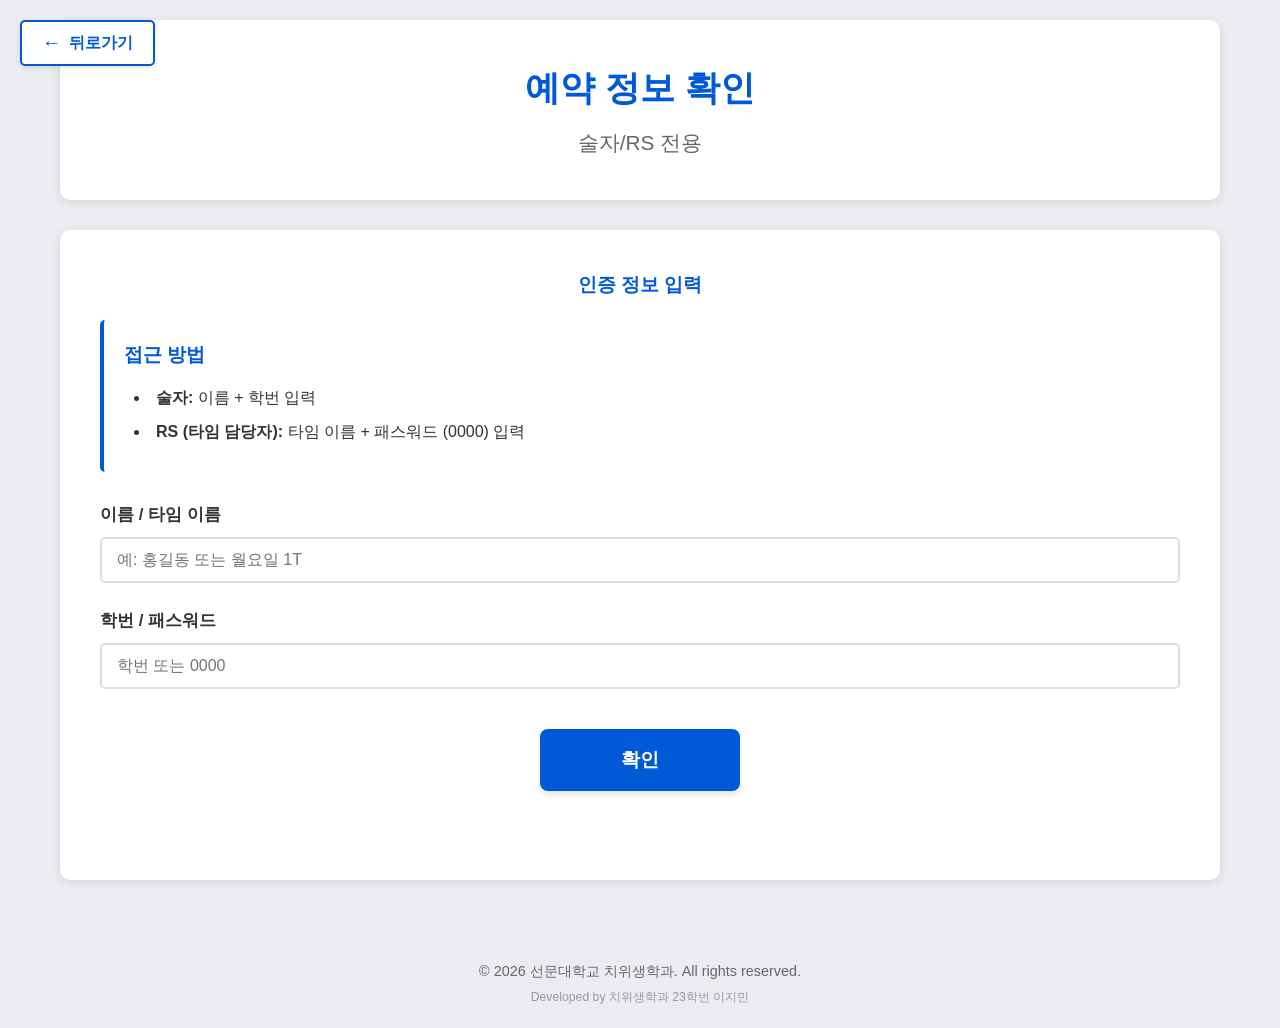
<file: reservation-check.html>
<!DOCTYPE html>
<html lang="ko">
<head>
    <meta charset="UTF-8">
    <meta name="viewport" content="width=device-width, initial-scale=1.0">
    <title>예약 정보 확인 - 선문대학교 치위생학과</title>
    <link rel="stylesheet" href="css/style.css">
</head>
<body>
    <button class="back-button" onclick="goBack()">뒤로가기</button>

    <div class="container">
        <header class="main-header">
            <h1>예약 정보 확인</h1>
            <h2>술자/RS 전용</h2>
        </header>

        <main class="main-content">
            <div id="authSection">
                <h3 style="color: var(--primary-color); text-align: center; margin-bottom: 20px;">인증 정보 입력</h3>

                <div class="notice-box" style="margin-bottom: 30px;">
                    <h4>접근 방법</h4>
                    <ul>
                        <li><strong>술자:</strong> 이름 + 학번 입력</li>
                        <li><strong>RS (타임 담당자):</strong> 타임 이름 + 패스워드 (0000) 입력</li>
                    </ul>
                </div>

                <div class="form-group">
                    <label for="nameInput">이름 / 타임 이름</label>
                    <input type="text" id="nameInput" placeholder="예: 홍길동 또는 월요일 1T">
                </div>

                <div class="form-group">
                    <label for="codeInput">학번 / 패스워드</label>
                    <input type="text" id="codeInput" placeholder="학번 또는 0000">
                </div>

                <div class="button-group">
                    <button class="btn btn-primary" onclick="checkReservations()">확인</button>
                </div>
            </div>

            <!-- 술자 모드: 학기 선택 섹션 -->
            <div id="semesterSection" style="display: none;">
                <div class="button-group" style="margin-top: 10px;">
                    <button class="btn btn-secondary" onclick="resetSearch()">다시 검색</button>
                </div>
            </div>

            <div id="reservationsSection" style="display: none;">
                <div class="notice-box" style="margin-bottom: 30px;">
                    <h4 id="viewerInfo"></h4>
                </div>

                <div style="display: flex; justify-content: space-between; align-items: center; gap: 12px; flex-wrap: wrap; margin-bottom: 20px;">
                    <h3 style="color: var(--primary-color); margin: 0;" id="listTitle">예약 목록</h3>

                    <div id="exportButtonWrap" style="display: none;">
                        <button class="btn btn-secondary" onclick="downloadReservationsCsv()">예약 목록 다운로드</button>
                    </div>
                </div>

                <div id="reservationsList"></div>

                <div class="button-group" style="margin-top: 30px;">
                    <button class="btn btn-secondary" onclick="resetSearch()">다시 검색</button>
                </div>
            </div>
        </main>
    </div>

    <div id="cancelModal" class="modal">
        <div class="modal-content">
            <h3>예약 취소 확인</h3>
            <div id="cancelConfirmContent" style="padding: 20px 0; font-size: 1.1em; text-align: center; line-height: 2;"></div>
            <div class="warning-box" style="margin-top: 20px;">
                <p style="text-align: center; margin: 0;">
                    <strong style="color: var(--danger);">이 작업은 취소할 수 없습니다.</strong>
                </p>
            </div>
            <div class="modal-buttons">
                <button class="btn btn-danger" onclick="confirmCancelReservation()">예약 취소</button>
                <button class="btn btn-secondary" onclick="closeCancelModal()">닫기</button>
            </div>
        </div>
    </div>

    <footer class="main-footer" style="margin-top: 40px;">
        <p>&copy; 2026 선문대학교 치위생학과. All rights reserved.</p>
        <p style="font-size: 0.85em; color: #999; margin-top: 5px;">Developed by 치위생학과 23학번 이지민</p>
    </footer>

    <script src="js/main.js"></script>
    <script src="js/reservation-check.js"></script>
</body>
</html>
</file>
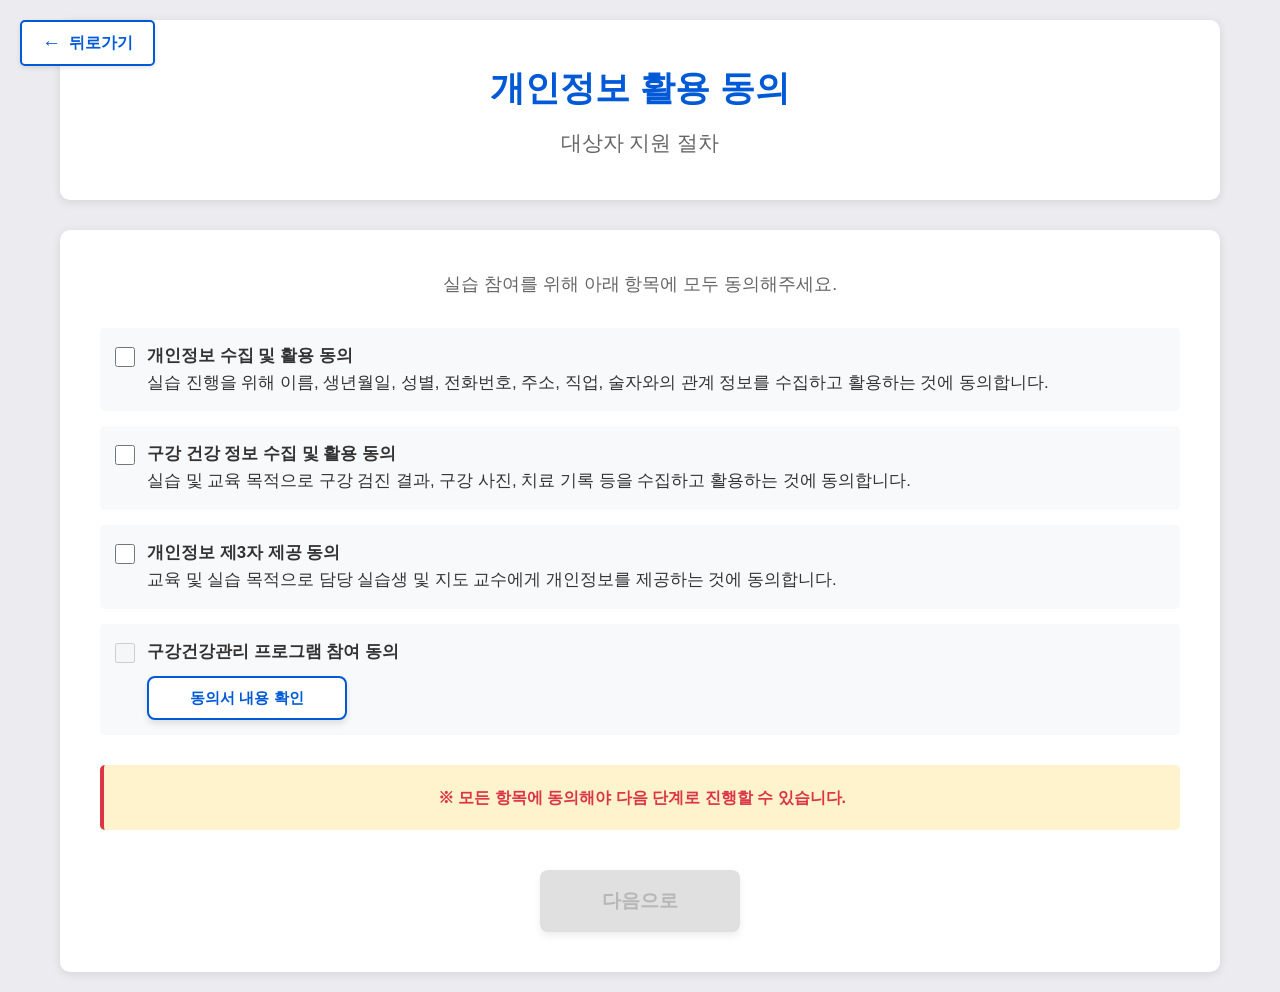
<file: reservation.html>
<!DOCTYPE html>
<html lang="ko">
<head>
    <meta charset="UTF-8">
    <meta name="viewport" content="width=device-width, initial-scale=1.0">
    <title>예약 날짜 선택 - 선문대학교 치위생학과</title>
    <link rel="stylesheet" href="css/style.css">
</head>
<body>
    <button class="back-button" onclick="goBack()">뒤로가기</button>

    <div class="container">
        <header class="main-header">
            <h1>예약 날짜 선택</h1>
            <h2 id="operatorTitle"></h2>
        </header>

        <main class="main-content">
            <div class="time-card">
                <div id="timeInfo"></div>
                
                <h3 style="margin-top: 30px; margin-bottom: 20px;">예약 가능한 날짜</h3>
                <p style="text-align: center; color: var(--text-light); margin-bottom: 20px;">
                    원하시는 날짜를 선택해주세요.
                </p>

                <div id="dateGrid" class="date-grid"></div>
            </div>

            <div class="warning-box" style="margin-top: 30px;">
                <h4>유의사항</h4>
                <ul>
                    <li>회색으로 표시된 날짜는 이미 예약되었거나 지난 날짜입니다.</li>
                    <li>예약 후에는 술자가 개별 연락드립니다.</li>
                    <li><strong style="color: var(--danger);">부득이한 취소 시 최소 3일 전 사전 연락 부탁드립니다.</strong></li>
                </ul>
            </div>
        </main>
    </div>

    <!-- 예약 확인 모달 -->
    <div id="confirmModal" class="modal">
        <div class="modal-content">
            <h3>예약 확인</h3>
            <div id="confirmContent" style="padding: 20px 0; font-size: 1.1em; text-align: center; line-height: 2;"></div>
            <div class="modal-buttons">
                <button class="btn btn-primary" onclick="confirmReservation()">확인</button>
                <button class="btn btn-secondary" onclick="closeConfirmModal()">취소</button>
            </div>
        </div>
    </div>

    <script src="js/main.js"></script>
    <script src="js/reservation.js"></script>
</body>
</html>
</file>
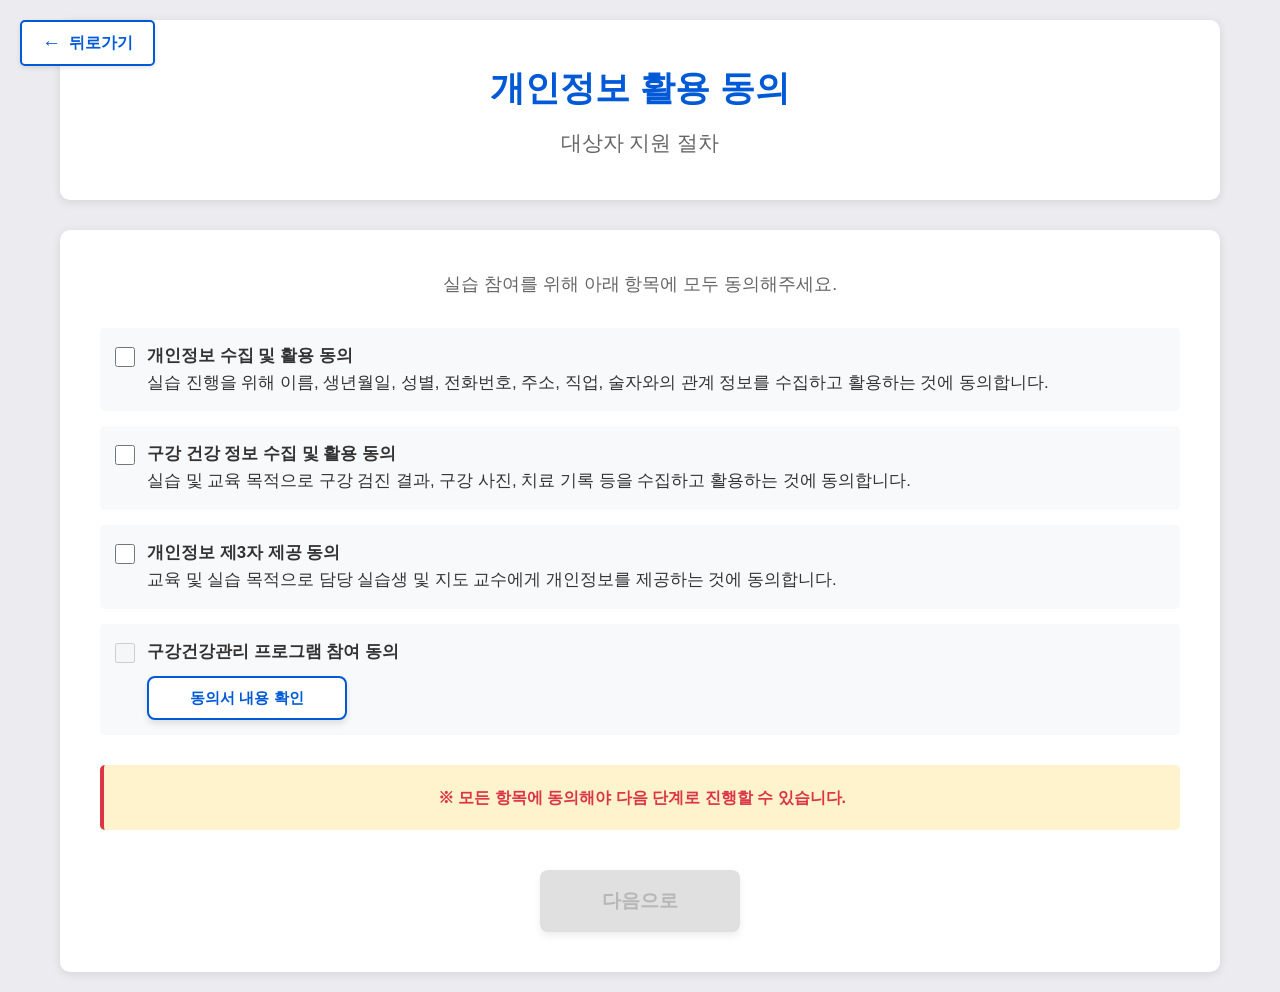
<file: selection.html>
<!DOCTYPE html>
<html lang="ko">
<head>
    <meta charset="UTF-8">
    <meta name="viewport" content="width=device-width, initial-scale=1.0">
    <title>술자 선택 - 선문대학교 치위생학과</title>
    <link rel="stylesheet" href="css/style.css">
</head>
<body>
    <button class="back-button" onclick="goBack()">뒤로가기</button>

    <div class="container">
        <header class="main-header">
            <h1>술자 선택</h1>
            <h2>타임별 술자 리스트</h2>
        </header>

        <main class="main-content">
            <div class="notice-box" style="margin-bottom: 30px;">
                <h4>선택 방법</h4>
                <p style="margin: 0;">아래 타임별로 나열된 술자 중 원하시는 술자를 선택해주세요.</p>
            </div>

            <div id="timesContainer"></div>

            <div class="warning-box" style="margin-top: 30px;">
                <h4>유의사항</h4>
                <ul>
                    <li><strong style="color: var(--danger);">한 실습생에게만 예약 가능합니다.</strong></li>
                    <li>한 실습생에게 1~3회 내원 가능합니다.</li>
                    <li>술자 선택 후 원하는 날짜를 선택하실 수 있습니다.</li>
                    <li>스크롤하여 모든 타임과 술자를 확인할 수 있습니다.</li>
                </ul>
            </div>
        </main>
    </div>

    <script src="js/main.js"></script>
    <script src="js/selection.js"></script>
</body>
</html>
</file>
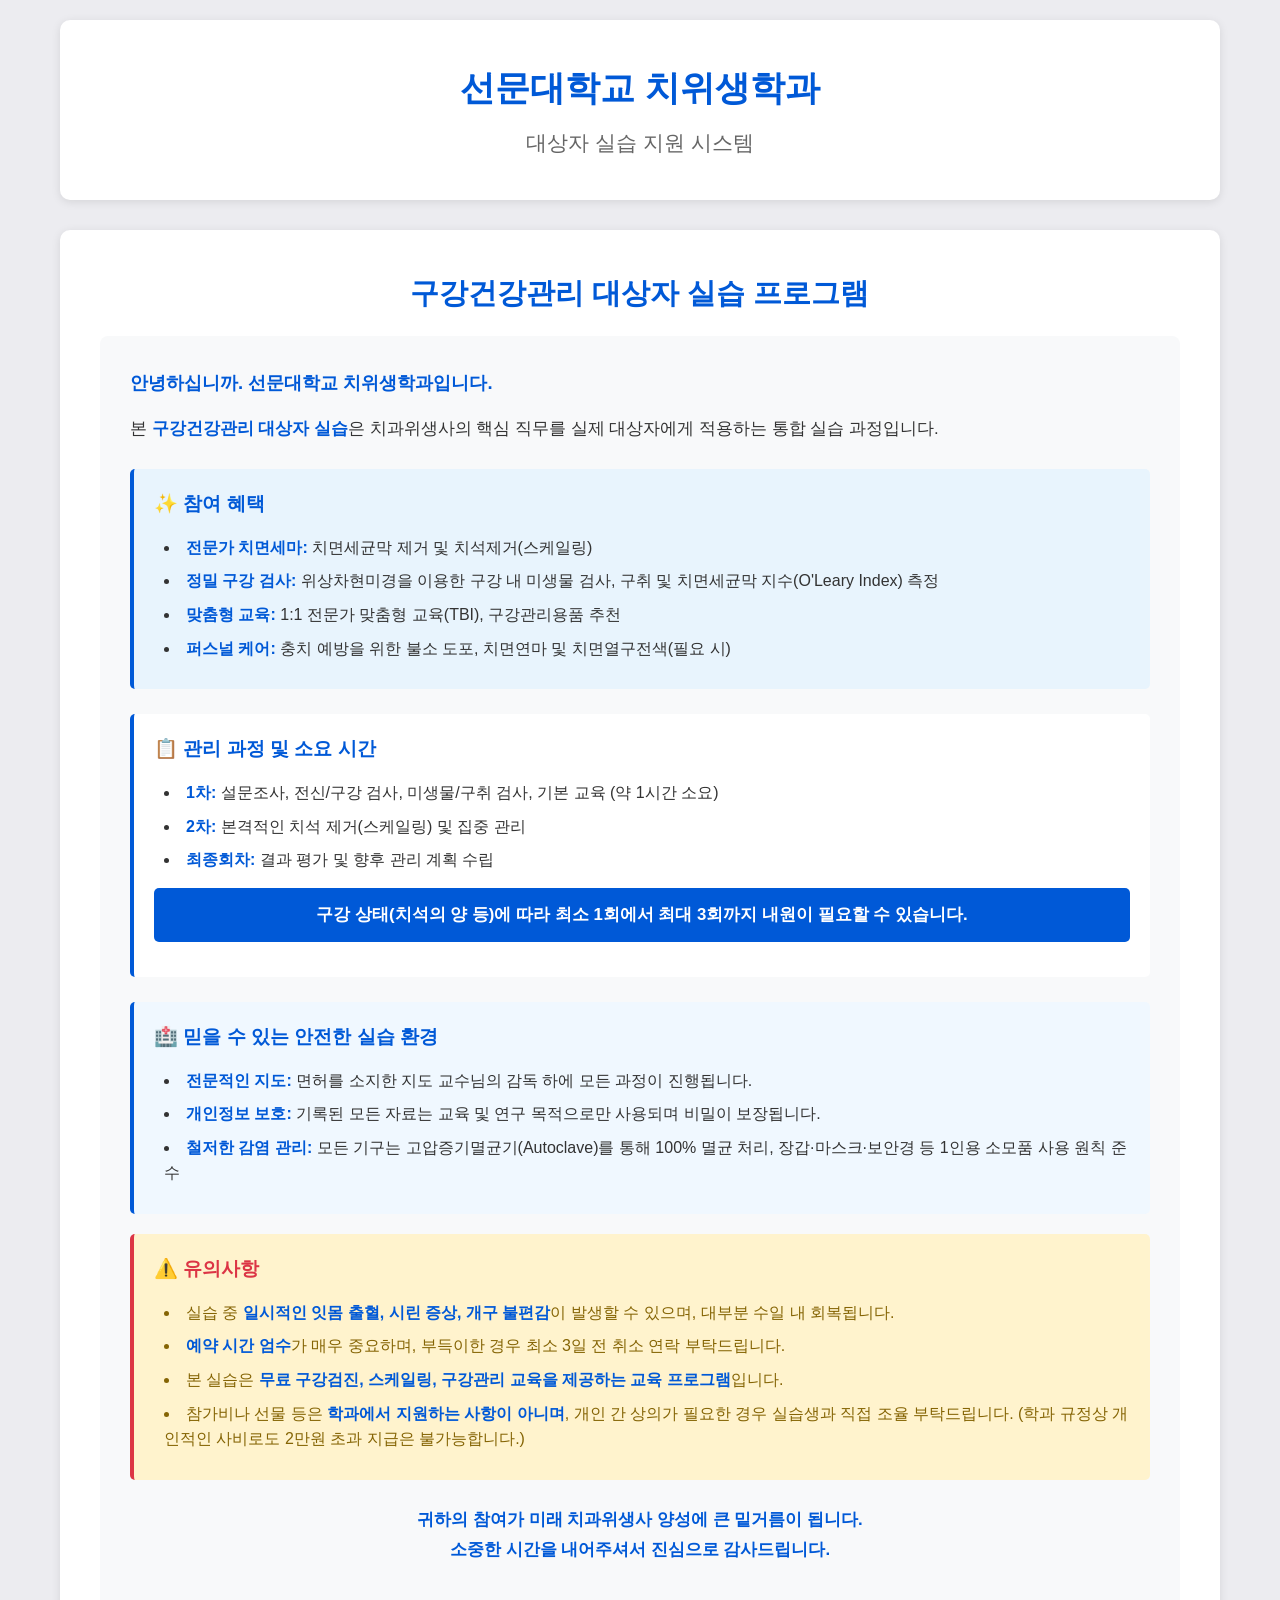
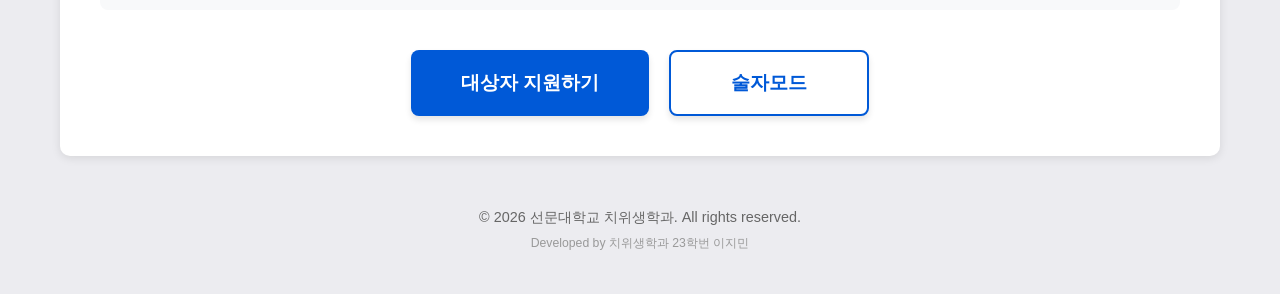
<file: success.html>
<!DOCTYPE html>
<html lang="ko">
<head>
    <meta charset="UTF-8">
    <meta name="viewport" content="width=device-width, initial-scale=1.0">
    <title>예약 완료 - 선문대학교 치위생학과</title>
    <link rel="stylesheet" href="css/style.css">
</head>
<body>
    <div class="container">
        <header class="main-header">
            <h1>예약 완료</h1>
            <h2>감사합니다</h2>
        </header>

        <main class="main-content">
            <div class="success-message">
                <h3>✓ 예약이 성공적으로 완료되었습니다.</h3>
                
                <div id="reservationInfo" style="margin: 30px 0; padding: 20px; background-color: white; border-radius: 8px;"></div>
            </div>

            <div class="warning-box">
                <h4>주의사항</h4>
                <ul>
                    <li><strong class="attention">📸 예약내역 재확인 불가하니 이 화면을 캡쳐해서 보관하세요. (술자학생의 예약확인 시 사용될 수 있습니다.)</strong></li>
                    <li><strong class="attention">실습에 참여 전 예약 받은 실습생이 개별 연락 드릴 예정입니다.</strong></li>
                    <li class="attention">연락이 오지 않는 경우 예약이 제대로 진행되지 않았을 가능성이 있으니, 사전에 제공한 담당자 연락처로 연락 주세요.</li>
                    <li><strong>교육 과정의 특성상 예약 시간 준수가 매우 중요합니다.</strong></li>
                    <li><strong class="attention">부득이한 취소 시 최소 3일 전 사전 연락 부탁드립니다.</strong></li>
                    <li><strong class="attention">여러 실습생에게 예약할 수 없습니다. (한 실습생에게 1~3회 내원 가능)</strong></li>
                </ul>
            </div>

            <div class="notice-box" style="margin-top: 30px; background-color: #F9F9FB;">
                <h4>💡 참고사항</h4>
                <p style="line-height: 1.8; margin: 10px 0;">
                    본 실습은 <strong style="color: var(--primary-color);">무료 구강검진, 스케일링, 구강관리 교육을 제공하는 교육 프로그램</strong>입니다. 
                    참가비나 선물 등은 학과에서 지원하는 사항이 아니며, 개인 간 상의가 필요한 경우 실습생과 직접 조율 부탁드립니다. 
                    <strong>(학과 규정상 개인적인 사비로도 2만원 초과 지급은 불가능합니다.)</strong>
                </p>
            </div>

            <div class="notice-box" style="margin-top: 20px;">
                <h4>문의사항</h4>
                <p style="text-align: center; margin: 0;">
                    예약 관련 문의사항이 있으시면 담당자에게 연락주시기 바랍니다.
                </p>
            </div>

            <div class="button-group" style="margin-top: 40px;">
                <button class="btn btn-primary" onclick="goToHome()">홈으로 돌아가기</button>
            </div>
        </main>

        <footer class="main-footer">
            <p>&copy; 2026 선문대학교 치위생학과. All rights reserved.</p>
            <p style="font-size: 0.85em; color: #999; margin-top: 5px;">Developed by 치위생학과 23학번 이지민</p>
        </footer>
    </div>

    <script src="js/main.js"></script>
    <script src="js/success.js"></script>
</body>
</html>
</file>
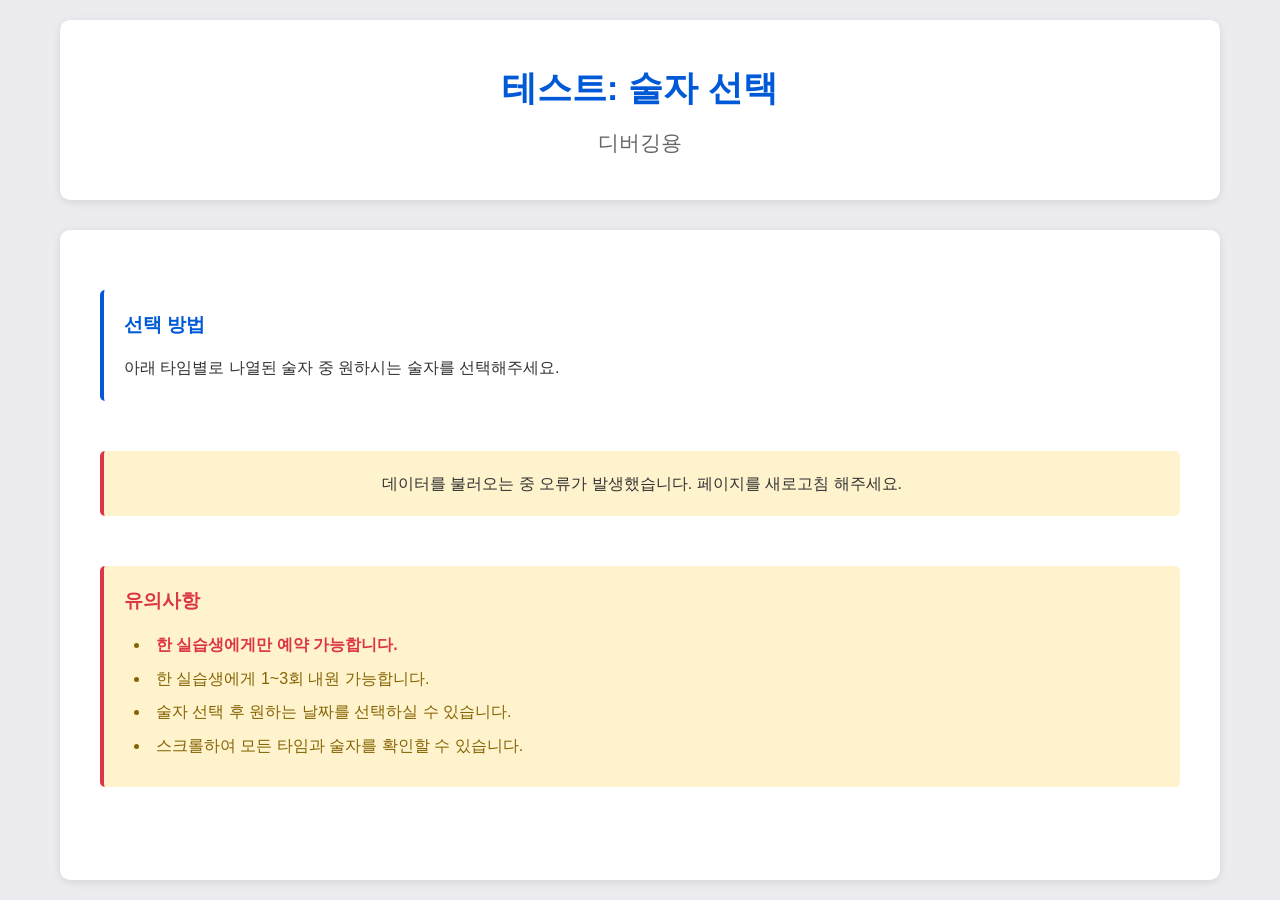
<file: test-selection.html>
<!DOCTYPE html>
<html lang="ko">
<head>
    <meta charset="UTF-8">
    <meta name="viewport" content="width=device-width, initial-scale=1.0">
    <title>테스트 - 술자 선택</title>
    <link rel="stylesheet" href="css/style.css">
</head>
<body>
    <div class="container">
        <header class="main-header">
            <h1>테스트: 술자 선택</h1>
            <h2>디버깅용</h2>
        </header>

        <main class="main-content">
            <div class="notice-box" style="margin-bottom: 30px;">
                <h4>선택 방법</h4>
                <p style="margin: 0;">아래 타임별로 나열된 술자 중 원하시는 술자를 선택해주세요.</p>
            </div>

            <div id="timesContainer"></div>

            <div class="warning-box" style="margin-top: 30px;">
                <h4>유의사항</h4>
                <ul>
                    <li><strong style="color: var(--danger);">한 실습생에게만 예약 가능합니다.</strong></li>
                    <li>한 실습생에게 1~3회 내원 가능합니다.</li>
                    <li>술자 선택 후 원하는 날짜를 선택하실 수 있습니다.</li>
                    <li>스크롤하여 모든 타임과 술자를 확인할 수 있습니다.</li>
                </ul>
            </div>
        </main>
    </div>

    <script src="js/main.js"></script>
    <script src="js/selection.js"></script>
    <script>
        // 테스트용 참가자 정보 미리 설정
        sessionStorage.setItem('participantName', '테스트사용자');
        sessionStorage.setItem('participantPhone', '010-1234-5678');
        console.log('테스트 참가자 정보 설정 완료');
    </script>
</body>
</html>
</file>
<file: css/style.css>
/* 전역 스타일 */
* {
    margin: 0;
    padding: 0;
    box-sizing: border-box;
}

:root {
    --primary-color: #0059D7;
    --background-color: #ECECF0;
    --white: #FFFFFF;
    --text-dark: #333333;
    --text-light: #666666;
    --danger: #DC3545;
    --success: #28A745;
    --disabled: #CCCCCC;
    --shadow: rgba(0, 0, 0, 0.1);
}

body {
    font-family: 'Noto Sans KR', -apple-system, BlinkMacSystemFont, 'Segoe UI', sans-serif;
    background-color: var(--background-color);
    color: var(--text-dark);
    line-height: 1.6;
    min-height: 100vh;
}

.container {
    max-width: 1200px;
    margin: 0 auto;
    padding: 20px;
    min-height: 100vh;
    display: flex;
    flex-direction: column;
}

/* 타임 컨테이너 */
#timesContainer {
    width: 100%;
    overflow-y: auto;
}

/* 헤더 */
.main-header {
    text-align: center;
    padding: 40px 20px;
    background-color: var(--white);
    border-radius: 10px;
    margin-bottom: 30px;
    box-shadow: 0 2px 10px var(--shadow);
}

.main-header h1 {
    color: var(--primary-color);
    font-size: 2.2em;
    margin-bottom: 10px;
    font-weight: 700;
}

.main-header h2 {
    color: var(--text-light);
    font-size: 1.3em;
    font-weight: 400;
}

/* 뒤로가기 버튼 */
.back-button {
    position: fixed;
    top: 20px;
    left: 20px;
    background-color: var(--white);
    border: 2px solid var(--primary-color);
    color: var(--primary-color);
    padding: 10px 20px;
    border-radius: 5px;
    cursor: pointer;
    font-size: 1em;
    font-weight: 600;
    display: flex;
    align-items: center;
    gap: 8px;
    transition: all 0.3s ease;
    z-index: 1000;
    box-shadow: 0 2px 5px var(--shadow);
}

.back-button:hover {
    background-color: var(--primary-color);
    color: var(--white);
}

.back-button::before {
    content: '←';
    font-size: 1.2em;
}

/* 메인 콘텐츠 */
.main-content {
    flex: 1;
    background-color: var(--white);
    border-radius: 10px;
    padding: 40px;
    box-shadow: 0 2px 10px var(--shadow);
}

/* 소개 섹션 */
.intro-section h3 {
    color: var(--primary-color);
    font-size: 1.8em;
    margin-bottom: 20px;
    text-align: center;
    font-weight: 600;
}

.info-box {
    background-color: #F8F9FA;
    padding: 30px;
    border-radius: 8px;
    margin-bottom: 30px;
}

.info-box p {
    margin-bottom: 15px;
    line-height: 1.8;
    font-size: 1.05em;
}

.info-box strong {
    color: var(--primary-color);
    font-weight: 600;
}

/* 공지 박스 */
.notice-box {
    background-color: var(--white);
    border-left: 4px solid var(--primary-color);
    padding: 20px;
    margin: 20px 0;
    border-radius: 5px;
}

.notice-box h4 {
    color: var(--primary-color);
    margin-bottom: 15px;
    font-size: 1.2em;
}

.notice-box ul {
    list-style-position: inside;
    margin-left: 10px;
}

.notice-box li {
    margin-bottom: 8px;
    line-height: 1.6;
}

/* 경고 박스 */
.warning-box {
    background-color: #FFF3CD;
    border-left: 4px solid var(--danger);
    padding: 20px;
    margin: 20px 0;
    border-radius: 5px;
}

.warning-box h4 {
    color: var(--danger);
    margin-bottom: 15px;
    font-size: 1.2em;
}

.warning-box ul {
    list-style-position: inside;
    margin-left: 10px;
}

.warning-box li {
    margin-bottom: 8px;
    line-height: 1.6;
    color: #856404;
}

/* 버튼 그룹 */
.button-group {
    display: flex;
    gap: 20px;
    justify-content: center;
    margin-top: 40px;
    flex-wrap: wrap;
}

/* 버튼 스타일 */
.btn {
    padding: 18px 50px;
    font-size: 1.2em;
    font-weight: 600;
    border: none;
    border-radius: 8px;
    cursor: pointer;
    transition: all 0.3s ease;
    text-align: center;
    min-width: 200px;
    box-shadow: 0 4px 6px var(--shadow);
}

.btn:hover {
    transform: translateY(-2px);
    box-shadow: 0 6px 12px var(--shadow);
}

.btn:active {
    transform: translateY(0);
}

.btn-primary {
    background-color: var(--primary-color);
    color: var(--white);
}

.btn-primary:hover {
    background-color: #0047B0;
}

.btn-secondary {
    background-color: var(--white);
    color: var(--primary-color);
    border: 2px solid var(--primary-color);
}

.btn-secondary:hover {
    background-color: var(--primary-color);
    color: var(--white);
}

.btn-danger {
    background-color: var(--danger);
    color: var(--white);
}

.btn-danger:hover {
    background-color: #c82333;
}

.btn:disabled {
    background-color: var(--disabled);
    color: #888;
    cursor: not-allowed;
    opacity: 0.6;
}

.btn:disabled:hover {
    transform: none;
    box-shadow: 0 4px 6px var(--shadow);
}

/* 폼 스타일 */
.form-group {
    margin-bottom: 25px;
}

.form-group label {
    display: block;
    margin-bottom: 8px;
    font-weight: 600;
    color: var(--text-dark);
    font-size: 1.05em;
}

.form-group input[type="text"],
.form-group input[type="tel"],
.form-group input[type="password"],
.form-group input[type="number"],
.form-group select {
    width: 100%;
    padding: 12px 15px;
    border: 2px solid #DDD;
    border-radius: 5px;
    font-size: 1em;
    transition: border-color 0.3s ease;
}

.form-group input:focus,
.form-group select:focus {
    outline: none;
    border-color: var(--primary-color);
}

/* 체크박스 스타일 */
.checkbox-group {
    margin: 20px 0;
}

.checkbox-item {
    display: flex;
    align-items: flex-start;
    margin-bottom: 15px;
    padding: 15px;
    background-color: #F8F9FA;
    border-radius: 5px;
}

.checkbox-item input[type="checkbox"] {
    margin-right: 12px;
    margin-top: 4px;
    width: 20px;
    height: 20px;
    cursor: pointer;
}

.checkbox-item label {
    flex: 1;
    cursor: pointer;
    line-height: 1.6;
    font-size: 1.05em;
}

/* 동의서 내용 */
.consent-content {
    background-color: var(--white);
    border: 2px solid #DDD;
    padding: 30px;
    border-radius: 8px;
    margin: 20px 0;
    max-height: 400px;
    overflow-y: auto;
    line-height: 1.8;
}

.consent-content h4 {
    color: var(--primary-color);
    margin-bottom: 15px;
    text-align: center;
    font-size: 1.3em;
}

.consent-content p {
    margin-bottom: 15px;
    text-align: justify;
}

.consent-content .signature {
    text-align: right;
    margin-top: 30px;
    font-weight: 600;
}

/* 타임 카드 */
.time-card {
    background-color: var(--white);
    border: 2px solid var(--primary-color);
    border-radius: 8px;
    padding: 25px;
    margin-bottom: 30px;
    box-shadow: 0 2px 8px var(--shadow);
    scroll-margin-top: 20px;
}

.time-card h3 {
    color: var(--primary-color);
    margin-bottom: 15px;
    font-size: 1.5em;
}

.time-info {
    background-color: #F8F9FA;
    padding: 15px;
    border-radius: 5px;
    margin-bottom: 20px;
}

.time-info p {
    margin: 5px 0;
    font-size: 1.05em;
}

/* 술자 리스트 */
.operator-list {
    display: grid;
    grid-template-columns: repeat(auto-fill, minmax(150px, 1fr));
    gap: 15px;
    margin-top: 20px;
    max-height: none;
}

.operator-item {
    background-color: var(--white);
    border: 2px solid #DDD;
    padding: 20px;
    border-radius: 8px;
    text-align: center;
    cursor: pointer;
    transition: all 0.3s ease;
}

.operator-item:hover {
    border-color: var(--primary-color);
    transform: translateY(-3px);
    box-shadow: 0 4px 8px var(--shadow);
}

.operator-item h4 {
    color: var(--text-dark);
    font-size: 1.2em;
    margin-bottom: 5px;
}

.operator-item.selected {
    background-color: var(--primary-color);
    color: var(--white);
    border-color: var(--primary-color);
}

.operator-item.selected h4 {
    color: var(--white);
}

/* ============================================================
   날짜 버튼 레이아웃 개선
   기존처럼 작고 보기 좋게 여러 개 나열되도록 수정
   ============================================================ */
.date-grid {
    display: grid;
    grid-template-columns: repeat(auto-fill, minmax(92px, 1fr));
    gap: 12px;
    margin: 20px 0;
    align-items: start;
}

.date-button {
    padding: 12px 8px;
    min-height: 46px;
    background-color: var(--white);
    border: 2px solid var(--primary-color);
    color: var(--primary-color);
    border-radius: 8px;
    cursor: pointer;
    font-size: 1em;
    font-weight: 600;
    transition: all 0.25s ease;
    text-align: center;
    width: 100%;
    line-height: 1.2;
}

.date-button:hover:not(:disabled) {
    background-color: var(--primary-color);
    color: var(--white);
    transform: translateY(-2px);
}

.date-button:disabled {
    background-color: #E0E0E0 !important;
    color: #999 !important;
    border-color: #CCC !important;
    cursor: not-allowed;
    opacity: 0.6;
}

.date-button.reserved {
    background-color: #F0F0F0;
    color: #999;
    border-color: #DDD;
}

.date-button.selected {
    background-color: var(--primary-color);
    color: var(--white);
}

/* ============================================================
   모달
   ============================================================ */
.modal {
    display: none;
    position: fixed;
    z-index: 10000;
    left: 0;
    top: 0;
    width: 100%;
    height: 100%;
    background-color: rgba(0, 0, 0, 0.6);
    backdrop-filter: blur(2px);
    justify-content: center;
    align-items: center;
}

.modal.active {
    display: flex;
}

.modal-content {
    background-color: var(--white);
    padding: 35px;
    border-radius: 15px;
    width: 90%;
    max-width: 450px;
    max-height: 85vh;
    overflow-y: auto;
    box-shadow: 0 15px 35px rgba(0, 0, 0, 0.3);
    position: relative;
    margin: auto;
    animation: modalSlideIn 0.3s cubic-bezier(0.34, 1.56, 0.64, 1);
}

@keyframes modalSlideIn {
    from {
        transform: scale(0.8) translateY(-20px);
        opacity: 0;
    }
    to {
        transform: scale(1) translateY(0);
        opacity: 1;
    }
}

.modal-content h3 {
    color: var(--primary-color);
    margin-bottom: 20px;
    text-align: center;
    font-size: 1.6em;
    font-weight: 700;
}

.modal-buttons {
    display: flex;
    gap: 15px;
    margin-top: 30px;
    justify-content: center;
}

/* 테이블 스타일 */
.data-table {
    width: 100%;
    border-collapse: collapse;
    margin: 20px 0;
    background-color: var(--white);
}

.data-table th,
.data-table td {
    padding: 15px;
    text-align: left;
    border-bottom: 1px solid #DDD;
}

.data-table th {
    background-color: var(--primary-color);
    color: var(--white);
    font-weight: 600;
}

.data-table tr:hover {
    background-color: #F8F9FA;
}

.data-table button {
    padding: 8px 15px;
    margin-right: 5px;
    border: none;
    border-radius: 5px;
    cursor: pointer;
    font-size: 0.9em;
}

/* 성공 메시지 */
.success-message {
    background-color: #D4EDDA;
    border: 2px solid var(--success);
    color: #155724;
    padding: 30px;
    border-radius: 8px;
    margin: 20px 0;
    text-align: center;
}

.success-message h3 {
    color: var(--success);
    margin-bottom: 20px;
    font-size: 1.8em;
}

.success-message .attention {
    color: var(--danger);
    font-weight: 600;
}

/* 로딩 스피너 */
.loading {
    display: inline-block;
    width: 40px;
    height: 40px;
    border: 4px solid #f3f3f3;
    border-top: 4px solid var(--primary-color);
    border-radius: 50%;
    animation: spin 1s linear infinite;
    margin: 20px auto;
}

@keyframes spin {
    0% { transform: rotate(0deg); }
    100% { transform: rotate(360deg); }
}

/* 푸터 */
.main-footer {
    text-align: center;
    padding: 20px;
    margin-top: 30px;
    color: var(--text-light);
    font-size: 0.9em;
}

/* 반응형 디자인 */
@media (max-width: 768px) {
    .container {
        padding: 10px;
    }

    .main-header h1 {
        font-size: 1.5em;
    }

    .main-header h2 {
        font-size: 1em;
    }

    .main-content {
        padding: 20px;
    }

    .button-group {
        flex-direction: column;
        gap: 15px;
    }

    .btn {
        width: 100%;
        min-width: auto;
        padding: 15px 30px;
    }

    .back-button {
        position: static;
        margin-bottom: 15px;
        width: 100%;
        justify-content: center;
    }

    .operator-list {
        grid-template-columns: repeat(auto-fill, minmax(120px, 1fr));
        gap: 10px;
    }

    .date-grid {
        grid-template-columns: repeat(auto-fill, minmax(85px, 1fr));
        gap: 10px;
    }

    .date-button {
        padding: 11px 6px;
        min-height: 42px;
        font-size: 0.95em;
    }

    .modal-content {
        padding: 25px;
        width: 95%;
    }

    .data-table {
        font-size: 0.9em;
    }

    .data-table th,
    .data-table td {
        padding: 10px;
    }
}

@media (max-width: 480px) {
    body {
        font-size: 13px;
    }

    .main-header h1 {
        font-size: 1.1em;
    }

    .main-header h2 {
        font-size: 0.85em;
    }

    .info-box {
        padding: 12px;
    }

    .info-box p {
        font-size: 0.8em;
        line-height: 1.5;
    }

    .notice-box, .warning-box {
        padding: 12px;
    }

    .notice-box h4, .warning-box h4 {
        font-size: 0.95em;
    }

    .notice-box li, .warning-box li {
        font-size: 0.8em;
        line-height: 1.4;
    }

    .date-grid {
        grid-template-columns: repeat(3, 1fr);
        gap: 8px;
    }

    .date-button {
        padding: 10px 4px;
        min-height: 40px;
        font-size: 0.9em;
        border-radius: 6px;
    }

    .operator-list {
        grid-template-columns: repeat(2, 1fr);
        gap: 10px;
    }

    .operator-item {
        padding: 12px 8px;
    }

    .operator-item h4 {
        font-size: 0.9em;
    }

    .time-card h3 {
        font-size: 1.2em;
    }

    .time-info p {
        font-size: 0.9em;
    }

    .btn {
        font-size: 1em;
        padding: 12px 25px;
    }
}
</file>
